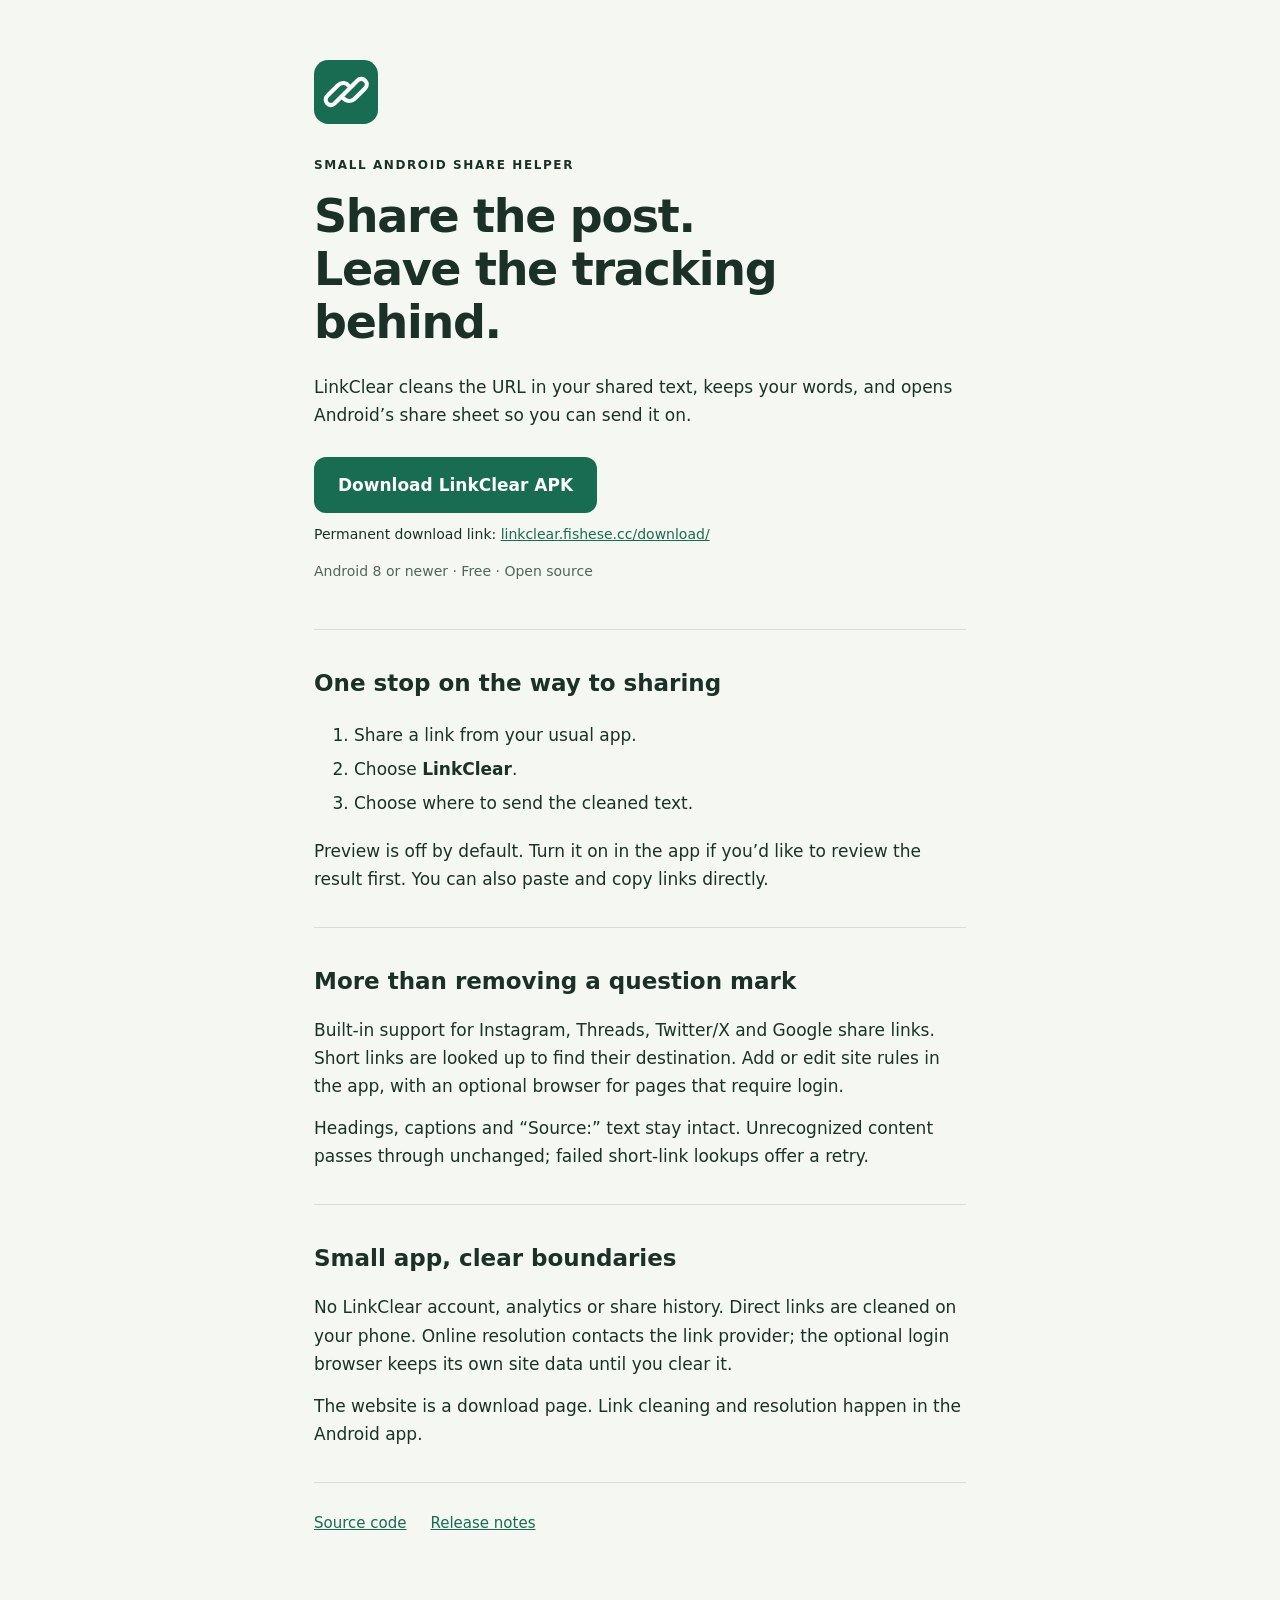
<file: index.html>
<!doctype html>
<html lang="en"><head><meta charset="utf-8"><meta name="viewport" content="width=device-width,initial-scale=1"><meta name="theme-color" content="#176c52"><meta name="description" content="LinkClear for Android cleans shared links and opens the share sheet. Keep the words, lose the tracking."><title>LinkClear — cleaner links for Android</title><link rel="icon" href="icon.svg"><link rel="manifest" href="manifest.webmanifest"><link rel="stylesheet" href="web.css"><script defer src="web.js"></script></head>
<body><main><header><img src="icon.svg" width="64" height="64" alt=""><p class="eyebrow">SMALL ANDROID SHARE HELPER</p><h1>Share the post.<br>Leave the tracking behind.</h1><p>LinkClear cleans the URL in your shared text, keeps your words, and opens Android’s share sheet so you can send it on.</p><a class="download" href="/download/">Download LinkClear APK</a><p class="permalink">Permanent download link: <a href="/download/">linkclear.fishese.cc/download/</a></p><p class="note">Android 8 or newer · Free · Open source</p></header>
<section><h2>One stop on the way to sharing</h2><ol><li>Share a link from your usual app.</li><li>Choose <strong>LinkClear</strong>.</li><li>Choose where to send the cleaned text.</li></ol><p>Preview is off by default. Turn it on in the app if you’d like to review the result first. You can also paste and copy links directly.</p></section>
<section><h2>More than removing a question mark</h2><p>Built-in support for Instagram, Threads, Twitter/X and Google share links. Short links are looked up to find their destination. Add or edit site rules in the app, with an optional browser for pages that require login.</p><p>Headings, captions and “Source:” text stay intact. Unrecognized content passes through unchanged; failed short-link lookups offer a retry.</p></section>
<section><h2>Small app, clear boundaries</h2><p>No LinkClear account, analytics or share history. Direct links are cleaned on your phone. Online resolution contacts the link provider; the optional login browser keeps its own site data until you clear it.</p><p>The website is a download page. Link cleaning and resolution happen in the Android app.</p></section>
<footer><a href="https://github.com/fishese/linkclear">Source code</a><a href="https://github.com/fishese/linkclear/releases/latest">Release notes</a></footer></main></body></html>
</file>
<file: web.css>
*{box-sizing:border-box}body{margin:0;background:#f5f7f3;color:#1b3128;font:17px/1.65 system-ui,sans-serif}main{max-width:700px;margin:auto;padding:48px 24px}header{padding:12px 0 32px}h1{font-size:clamp(32px,6vw,46px);line-height:1.15;letter-spacing:-1.3px;margin:14px 0 24px}h2{font-size:23px;line-height:1.3}p{margin:14px 0}.eyebrow{font-size:12px;letter-spacing:1.6px;font-weight:700;margin-top:24px}.download{display:inline-block;background:#176c52;color:white;padding:14px 24px;border-radius:12px;font-weight:650;text-decoration:none;margin-top:14px}.download:hover{background:#10543f}a{color:#176c52}a:focus-visible{outline:3px solid #8eaf35;outline-offset:5px}.permalink{font-size:14px;margin:10px 0 0}.permalink a{overflow-wrap:anywhere}.note{font-size:14px;color:#52645b}section{border-top:1px solid #d7dfd5;padding:20px 0}li{padding:3px 0}footer{display:flex;gap:24px;border-top:1px solid #d7dfd5;padding:28px 0;font-size:15px}
</file>
